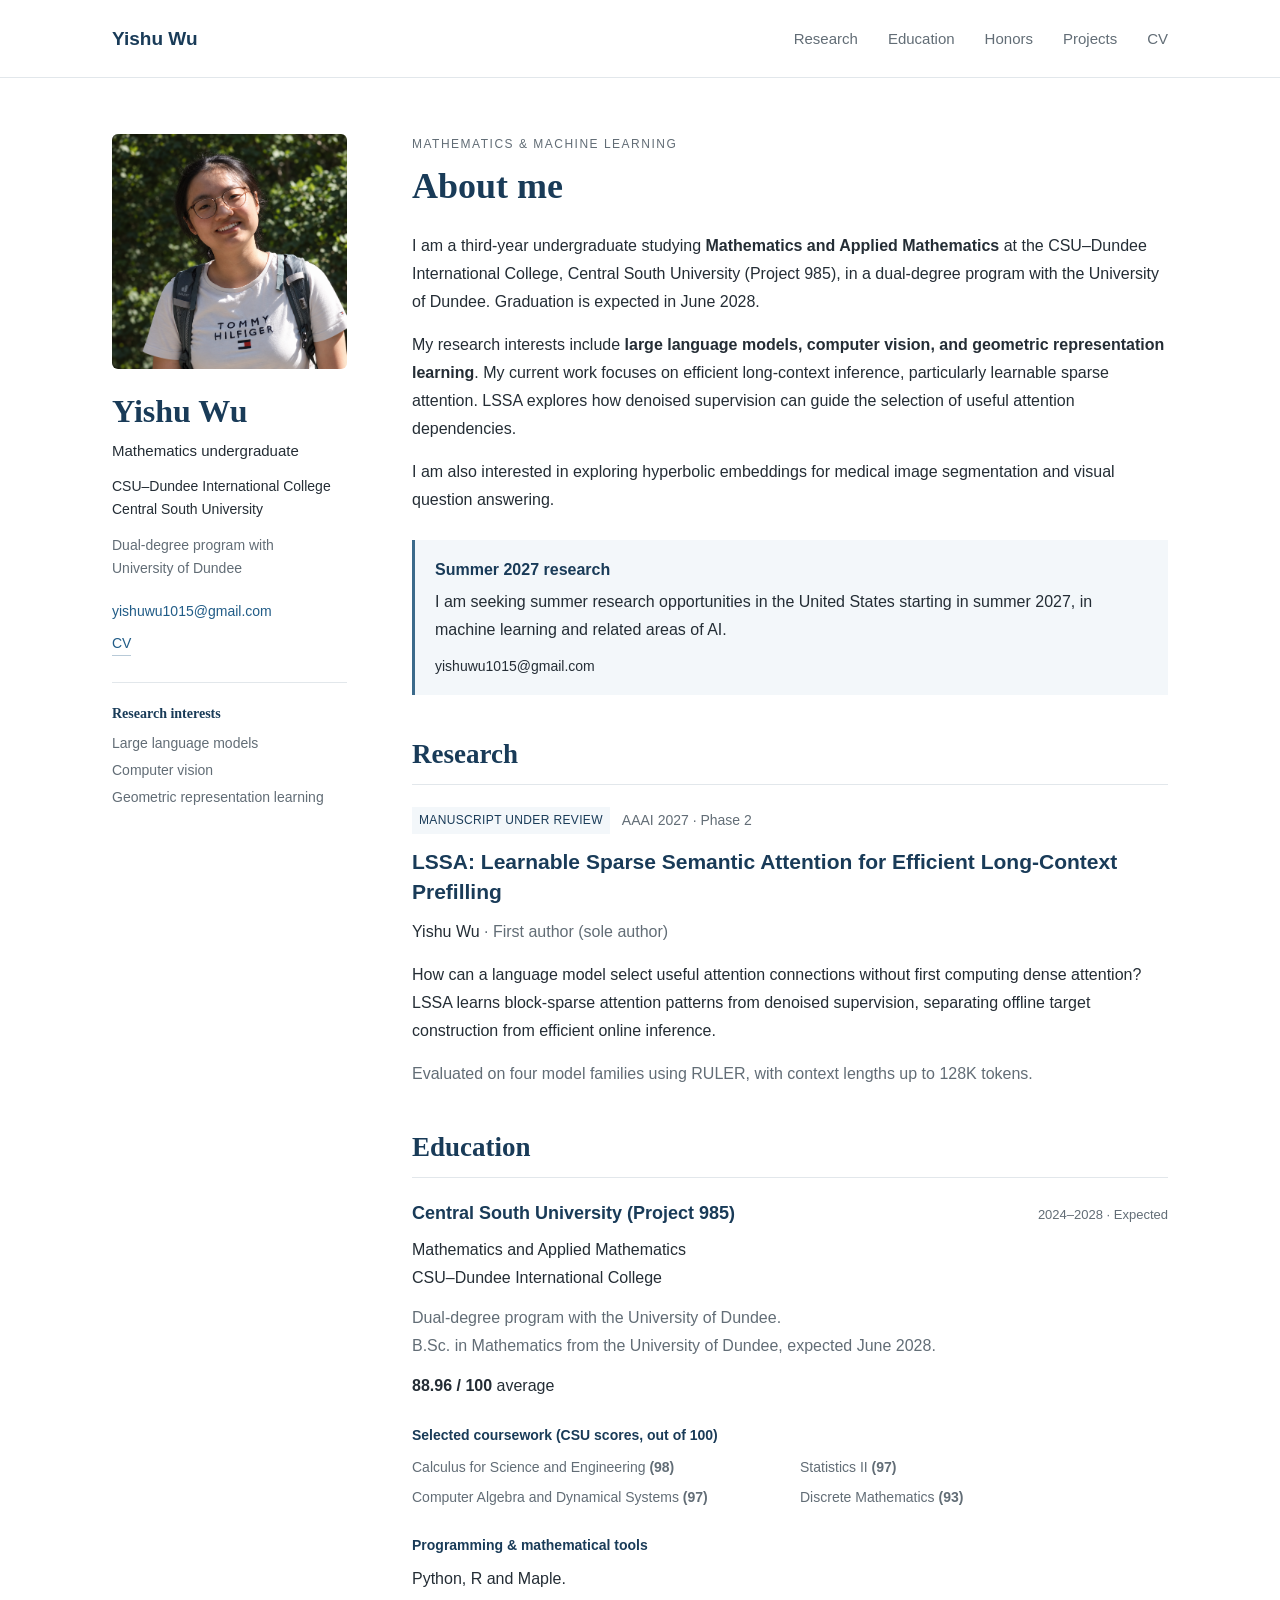
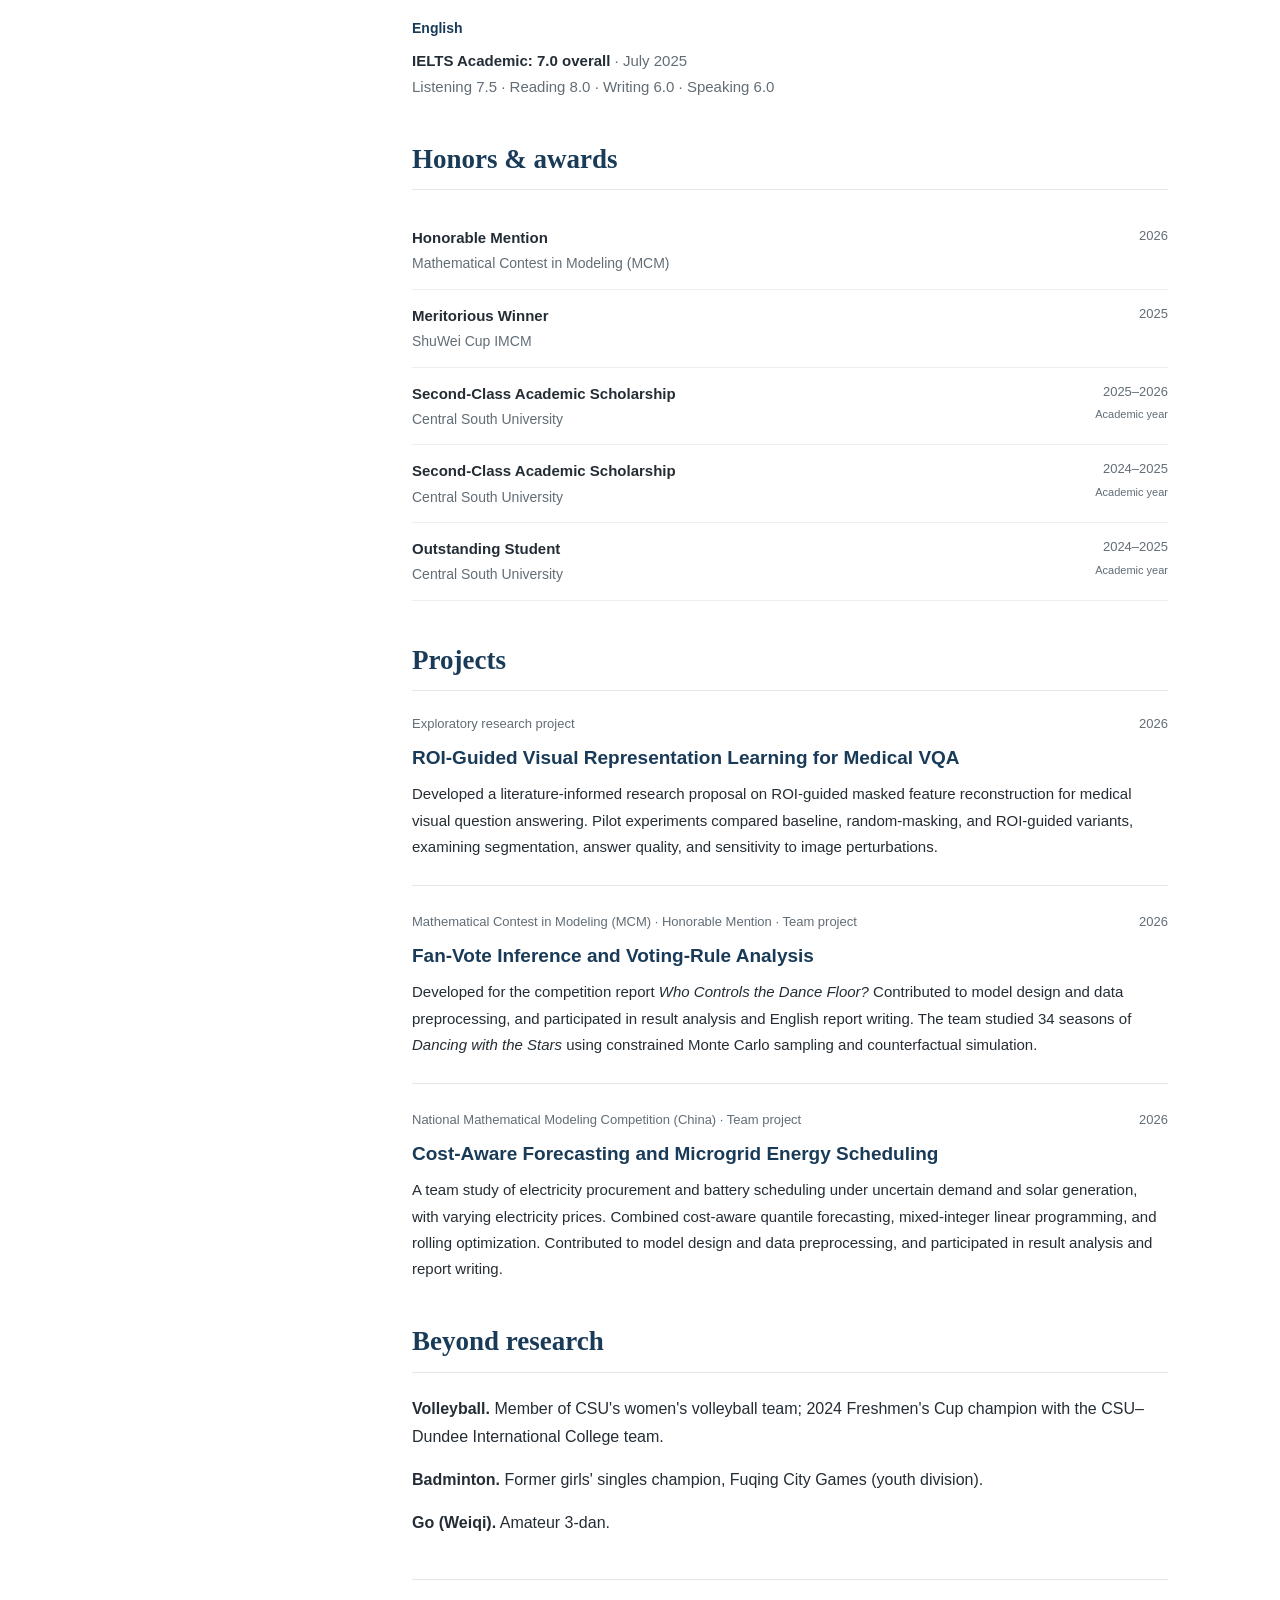
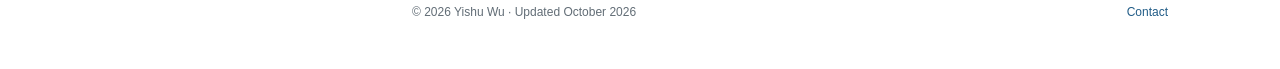
<file: index.html>
<!doctype html>
<html lang="en">
<head>
<meta charset="utf-8"><meta name="viewport" content="width=device-width, initial-scale=1">
<title>Yishu Wu | Mathematics & Machine Learning</title>
<meta name="description" content="Yishu Wu, mathematics undergraduate at Central South University in a dual-degree program with the University of Dundee. Research in sparse attention and efficient long-context inference.">
<meta name="theme-color" content="#193b58">
<link rel="icon" href="data:image/svg+xml,%3Csvg xmlns='http://www.w3.org/2000/svg' viewBox='0 0 64 64'%3E%3Crect width='64' height='64' rx='12' fill='%23193b58'/%3E%3Ctext x='32' y='42' text-anchor='middle' font-family='Georgia' font-size='30' fill='white'%3EW%3C/text%3E%3C/svg%3E">
<link rel="stylesheet" href="style.css">
</head>
<body>
<a class="skip" href="#main">Skip to content</a>
<header><nav aria-label="Main navigation"><a class="brand" href="./">Yishu Wu</a><div class="navlinks"><a href="#research">Research</a><a href="#education">Education</a><a href="#honors">Honors</a><a href="#projects">Projects</a><a href="cv.html">CV</a></div></nav></header>
<div class="layout">
<aside class="profile" aria-label="Profile">
<img class="portrait" src="yishu-wu.png" width="1254" height="1254" alt="Yishu Wu smiling outdoors against a green background">
<h1>Yishu Wu</h1>
<p class="role">Mathematics undergraduate</p>
<p>CSU–Dundee International College<br>Central South University</p>
<p class="secondary">Dual-degree program with<br>University of Dundee</p>
<a class="contact" href="mailto:yishuwu1015@gmail.com">yishuwu1015@gmail.com</a>
<a class="cv-link" href="cv.html">CV</a>
<div class="interests"><h2>Research interests</h2><ul><li>Large language models</li><li>Computer vision</li><li>Geometric representation learning</li></ul></div>
</aside>
<main id="main">
<section class="about" aria-labelledby="about-title"><p class="eyebrow">MATHEMATICS & MACHINE LEARNING</p><h2 id="about-title">About me</h2>
<p>I am a third-year undergraduate studying <strong>Mathematics and Applied Mathematics</strong> at the CSU–Dundee International College, Central South University (Project 985), in a dual-degree program with the University of Dundee. Graduation is expected in June 2028.</p>
<p>My research interests include <strong>large language models, computer vision, and geometric representation learning</strong>. My current work focuses on efficient long-context inference, particularly learnable sparse attention. LSSA explores how denoised supervision can guide the selection of useful attention dependencies.</p>
<p>I am also interested in exploring hyperbolic embeddings for medical image segmentation and visual question answering.</p>
<div class="availability">
<strong>Summer 2027 research</strong>
<p>I am seeking summer research opportunities in the United States starting in summer 2027, in machine learning and related areas of AI.</p>
<p class="email-address">yishuwu1015@gmail.com</p>
</div>
</section>
<section id="research"><div class="section-heading"><h2>Research</h2></div>
<article class="paper"><div class="paper-meta"><span class="tag">MANUSCRIPT UNDER REVIEW</span><span>AAAI 2027 · Phase 2</span></div>
<h3>LSSA: Learnable Sparse Semantic Attention for Efficient Long-Context Prefilling</h3>
<p class="byline">Yishu Wu <span>· First author (sole author)</span></p>
<p>How can a language model select useful attention connections without first computing dense attention? LSSA learns block-sparse attention patterns from denoised supervision, separating offline target construction from efficient online inference.</p>
<p class="research-context">Evaluated on four model families using RULER, with context lengths up to 128K tokens.</p>
</article></section>
<section id="education">
<div class="section-heading"><h2>Education</h2></div>
<div class="education-item">
<div class="entry-heading"><h3>Central South University (Project 985)</h3><span>2024–2028 · Expected</span></div>
<p>Mathematics and Applied Mathematics<br>CSU–Dundee International College</p>
<p class="secondary">Dual-degree program with the University of Dundee.<br>B.Sc. in Mathematics from the University of Dundee, expected June 2028.</p>
<p class="grades"><strong>88.96 / 100</strong> average</p>
</div>
<h3 class="small-title">Selected coursework (CSU scores, out of 100)</h3>
<div class="courses">
<span>Calculus for Science and Engineering <strong>(98)</strong></span>
<span>Statistics II <strong>(97)</strong></span>
<span>Computer Algebra and Dynamical Systems <strong>(97)</strong></span>
<span>Discrete Mathematics <strong>(93)</strong></span>
</div>
<h3 class="small-title">Programming &amp; mathematical tools</h3>
<p>Python, R and Maple.</p>
<h3 class="small-title">English</h3>
<p class="language-score"><strong>IELTS Academic: 7.0 overall</strong> <span class="secondary">· July 2025</span><br><span class="secondary">Listening 7.5 · Reading 8.0 · Writing 6.0 · Speaking 6.0</span></p>
</section>
<section id="honors">
<div class="section-heading"><h2>Honors &amp; awards</h2></div>
<ul class="awards">
<li><span><strong>Honorable Mention</strong><br>Mathematical Contest in Modeling (MCM)</span><time datetime="2026">2026</time></li>
<li><span><strong>Meritorious Winner</strong><br>ShuWei Cup IMCM</span><time datetime="2025">2025</time></li>
<li><span><strong>Second-Class Academic Scholarship</strong><br>Central South University</span><span class="award-date">2025–2026<br><small>Academic year</small></span></li>
<li><span><strong>Second-Class Academic Scholarship</strong><br>Central South University</span><span class="award-date">2024–2025<br><small>Academic year</small></span></li>
<li><span><strong>Outstanding Student</strong><br>Central South University</span><span class="award-date">2024–2025<br><small>Academic year</small></span></li>
</ul>
</section>
<section id="projects" aria-labelledby="projects-title">
<div class="section-heading"><h2 id="projects-title">Projects</h2></div>
<article class="project" aria-labelledby="medical-vqa-title">
<div class="project-meta"><span>Exploratory research project</span><time datetime="2026">2026</time></div>
<h3 id="medical-vqa-title">ROI-Guided Visual Representation Learning for Medical VQA</h3>
<p>Developed a literature-informed research proposal on ROI-guided masked feature reconstruction for medical visual question answering. Pilot experiments compared baseline, random-masking, and ROI-guided variants, examining segmentation, answer quality, and sensitivity to image perturbations.</p>
</article>
<article class="project" aria-labelledby="voting-rules-title">
<div class="project-meta"><span>Mathematical Contest in Modeling (MCM) · Honorable Mention · Team project</span><time datetime="2026">2026</time></div>
<h3 id="voting-rules-title">Fan-Vote Inference and Voting-Rule Analysis</h3>
<p>Developed for the competition report <em>Who Controls the Dance Floor?</em> Contributed to model design and data preprocessing, and participated in result analysis and English report writing. The team studied 34 seasons of <em>Dancing with the Stars</em> using constrained Monte Carlo sampling and counterfactual simulation.</p>
</article>
<article class="project" aria-labelledby="microgrid-title">
<div class="project-meta"><span>National Mathematical Modeling Competition (China) · Team project</span><time datetime="2026">2026</time></div>
<h3 id="microgrid-title">Cost-Aware Forecasting and Microgrid Energy Scheduling</h3>
<p>A team study of electricity procurement and battery scheduling under uncertain demand and solar generation, with varying electricity prices. Combined cost-aware quantile forecasting, mixed-integer linear programming, and rolling optimization. Contributed to model design and data preprocessing, and participated in result analysis and report writing.</p>
</article>
</section>
<section id="beyond-research">
<div class="section-heading"><h2>Beyond research</h2></div>
<p><strong>Volleyball.</strong> Member of CSU's women's volleyball team; 2024 Freshmen's Cup champion with the CSU–Dundee International College team.</p>
<p><strong>Badminton.</strong> Former girls' singles champion, Fuqing City Games (youth division).</p>
<p><strong>Go (Weiqi).</strong> Amateur 3-dan.</p>
</section>
<footer><span>© 2026 Yishu Wu · Updated October 2026</span><a href="mailto:yishuwu1015@gmail.com">Contact</a></footer>
</main></div>
</body></html>
</file>
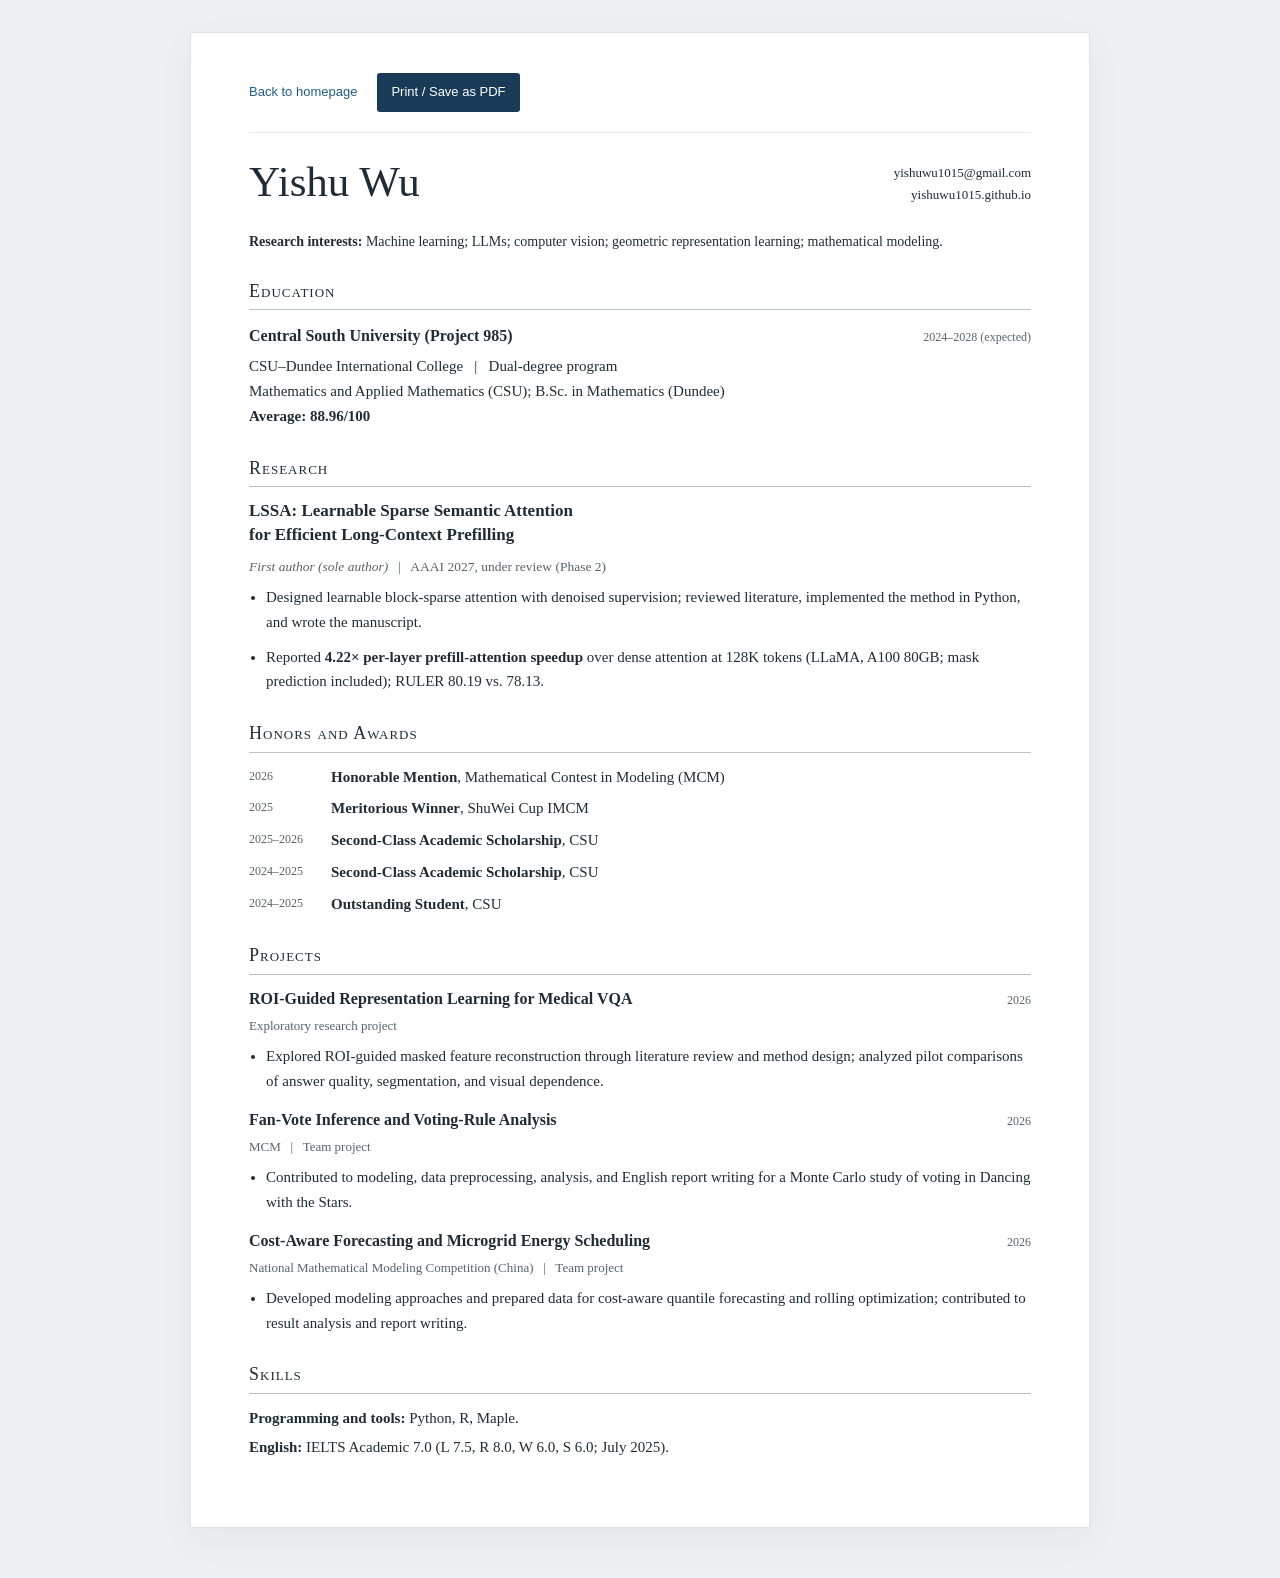
<file: cv.html>
<!doctype html>
<html lang="en"><head><meta charset="utf-8"><meta name="viewport" content="width=device-width,initial-scale=1">
<title>Yishu Wu | Curriculum Vitae</title><meta name="description" content="Academic CV of Yishu Wu, mathematics undergraduate researching efficient long-context inference."><link rel="stylesheet" href="style.css">
<style>
body{background:#edf0f2;color:#202c35}
.cv-page{max-width:900px;margin:32px auto 50px;padding:40px 58px 48px;background:white;border:1px solid #dce2e6;box-shadow:0 12px 35px #2537480b;font-family:Palatino,"Palatino Linotype","Book Antiqua",Georgia,serif}
.cv-actions{font-family:-apple-system,BlinkMacSystemFont,"Segoe UI",Arial,sans-serif;padding-bottom:20px;border-bottom:1px solid #e3e7ea;margin-bottom:26px;font-size:13px}
.cv-page .cv-header{display:flex;align-items:flex-start;justify-content:space-between;gap:24px}
.cv-page h1{font-size:43px;font-weight:400;line-height:1.05;margin:0 0 9px;color:#202c35}
.cv-page .cv-kicker{font:10px/1.5 Arial,sans-serif;letter-spacing:1px;color:#58636b;margin:0}
.cv-page .cv-contacts{display:block;flex-shrink:0;text-align:right;font-size:13px;line-height:1.7;padding-top:3px;margin:0}
.cv-page .cv-contacts a{display:block;color:#202c35}
.cv-page .cv-focus{margin:18px 0 0}
.cv-page .cv-focus p{margin:0;font-size:14px;line-height:1.5}
.cv-page .cv-focus .availability-line{color:#58636b}
.cv-page section{margin:0 0 20px}
.cv-page h2{font:400 18px/1.3 Palatino,"Palatino Linotype",Georgia,serif;font-variant:small-caps;letter-spacing:1px;color:#202c35;margin:28px 0 12px;padding:0 0 6px;border-bottom:1px solid #b9c1c6}
.cv-page p,.cv-page li{font-size:15px;line-height:1.65;margin:0 0 7px}
.cv-page strong{font-weight:700}
.cv-page .cv-entry{display:flex;align-items:baseline;justify-content:space-between;gap:18px;margin-bottom:4px}
.cv-page .date{font-size:12px;white-space:nowrap;color:#58636b}
.cv-page .coursework,.cv-page .review-status{font-size:13.5px;line-height:1.6}
.cv-page .coursework{margin-top:9px}
.cv-page .review-status{color:#58636b;margin:4px 0 8px}
.cv-page h3{font-size:17px;line-height:1.4;color:#202c35;margin:0 0 9px}
.cv-page ul{margin:8px 0 9px;padding-left:17px}
.cv-page li{margin-bottom:10px}
.cv-page .honor-list{list-style:none;padding:0;margin:0}
.cv-page .honor-list li{display:grid;grid-template-columns:69px 1fr;gap:13px;margin-bottom:7px}
.cv-page .honor-list .date{padding-top:2px}
.cv-page .honor-note{font-size:13px;color:#58636b}
.cv-page .cv-skills p{margin-bottom:4px}
.cv-page .cv-project+.cv-project{margin-top:14px}
.cv-page .cv-project h3{font-size:16px;margin:0;line-height:1.45}
.cv-page .project-type{font-size:13px;color:#58636b;margin:3px 0 7px}
@media(max-width:650px){.cv-page{padding:25px 22px;margin:0;border:0;box-shadow:none}.cv-page .cv-header{display:block}.cv-page .cv-contacts{text-align:left;margin-top:13px}.cv-page .cv-entry{display:block}.cv-page .date{white-space:normal}.cv-page .cv-entry .date{display:block;margin-top:3px}.cv-page h1{font-size:39px}.cv-actions{gap:12px}}
@media print{body{background:white}.cv-page{border:0;box-shadow:none;margin:0;padding:0;max-width:none}.cv-actions{display:none}.cv-page h1{font-size:30pt}.cv-page .cv-header{display:flex}.cv-page .cv-contacts{text-align:right;margin:0;font-size:10pt}.cv-page .cv-kicker{font-size:9pt}.cv-page .cv-focus{margin-top:8pt}.cv-page .cv-focus p,.cv-page p,.cv-page li{font-size:11pt;line-height:1.3182}.cv-page section{margin-bottom:0}.cv-page p{margin-bottom:0}.cv-page .review-status{margin:4pt 0 3pt}.cv-page h2{font-size:12.5pt;margin:10pt 0 5pt;padding-bottom:3pt;break-after:avoid}.cv-page h3{font-size:11pt;line-height:1.3182;margin-bottom:4pt}.cv-page .cv-entry{display:flex;margin-bottom:2pt}.cv-page .date{font-size:10pt;white-space:nowrap}.cv-page .coursework,.cv-page .review-status,.cv-page .project-type{font-size:10pt;line-height:1.35}.cv-page .coursework{margin-top:6pt}.cv-page li{margin-bottom:3pt}.cv-page .honor-list li{margin-bottom:2pt;grid-template-columns:0.72in 1fr;gap:10pt}.cv-page ul{margin:3pt 0;padding-left:14pt}.cv-page .cv-skills p{margin-bottom:3pt}.cv-page .cv-projects{break-inside:auto}.cv-page .cv-project{break-inside:avoid}.cv-page .cv-project+.cv-project{margin-top:3pt}.cv-page .cv-project h3{font-size:11pt}.cv-page .project-type{margin:2pt 0 3pt}@page{size:letter;margin:0.60in 0.72in}}
</style></head>
<body><main class="cv-page">
<div class="cv-actions"><a href="./">Back to homepage</a><button onclick="window.print()">Print / Save as PDF</button></div>
<div class="cv-header"><div><h1>Yishu Wu</h1></div><div class="cv-contacts"><a href="mailto:yishuwu1015@gmail.com">yishuwu1015@gmail.com</a><a href="https://yishuwu1015.github.io/">yishuwu1015.github.io</a></div></div>
<div class="cv-focus"><p><strong>Research interests:</strong> Machine learning; LLMs; computer vision; geometric representation learning; mathematical modeling.</p></div>
<section><h2>Education</h2><div class="cv-entry"><strong>Central South University (Project 985)</strong><span class="date">2024–2028 (expected)</span></div><p>CSU–Dundee International College &nbsp; | &nbsp; Dual-degree program<br>Mathematics and Applied Mathematics (CSU); B.Sc. in Mathematics (Dundee)<br><strong>Average: 88.96/100</strong></p>
</section>
<section><h2>Research</h2><h3>LSSA: Learnable Sparse Semantic Attention<br>for Efficient Long-Context Prefilling</h3><p class="review-status"><em>First author (sole author)</em> &nbsp; | &nbsp; AAAI 2027, under review (Phase 2)</p><ul>
<li>Designed learnable block-sparse attention with denoised supervision; reviewed literature, implemented the method in Python, and wrote the manuscript.</li>
<li>Reported <strong>4.22× per-layer prefill-attention speedup</strong> over dense attention at 128K tokens (LLaMA, A100 80GB; mask prediction included); RULER 80.19 vs. 78.13.</li>
</ul></section>
<section><h2>Honors and Awards</h2><ul class="honor-list"><li><span class="date">2026</span><span><strong>Honorable Mention</strong>, Mathematical Contest in Modeling (MCM)</span></li><li><span class="date">2025</span><span><strong>Meritorious Winner</strong>, ShuWei Cup IMCM</span></li><li><span class="date">2025–2026</span><span><strong>Second-Class Academic Scholarship</strong>, CSU</span></li><li><span class="date">2024–2025</span><span><strong>Second-Class Academic Scholarship</strong>, CSU</span></li><li><span class="date">2024–2025</span><span><strong>Outstanding Student</strong>, CSU</span></li></ul></section>
<section class="cv-projects" id="projects"><h2>Projects</h2>
<article class="cv-project"><div class="cv-entry"><h3>ROI-Guided Representation Learning for Medical VQA</h3><span class="date">2026</span></div><p class="project-type">Exploratory research project</p><ul>
<li>Explored ROI-guided masked feature reconstruction through literature review and method design; analyzed pilot comparisons of answer quality, segmentation, and visual dependence.</li>
</ul></article>
<article class="cv-project"><div class="cv-entry"><h3>Fan-Vote Inference and Voting-Rule Analysis</h3><span class="date">2026</span></div><p class="project-type">MCM &nbsp; | &nbsp; Team project</p><ul>
<li>Contributed to modeling, data preprocessing, analysis, and English report writing for a Monte Carlo study of voting in Dancing with the Stars.</li>
</ul></article>
<article class="cv-project"><div class="cv-entry"><h3>Cost-Aware Forecasting and Microgrid Energy Scheduling</h3><span class="date">2026</span></div><p class="project-type">National Mathematical Modeling Competition (China) &nbsp; | &nbsp; Team project</p><ul>
<li>Developed modeling approaches and prepared data for cost-aware quantile forecasting and rolling optimization; contributed to result analysis and report writing.</li>
</ul></article>
</section>
<section class="cv-skills"><h2>Skills</h2><p><strong>Programming and tools:</strong> Python, R, Maple.</p><p><strong>English:</strong> IELTS Academic 7.0 (L 7.5, R 8.0, W 6.0, S 6.0; July 2025).</p></section>
</main></body></html>
</file>
<file: style.css>
:root{--ink:#242d35;--navy:#193b58;--muted:#626d76;--line:#e2e7eb;--wash:#f3f7fa;--link:#215c87}*{box-sizing:border-box}html{scroll-behavior:smooth;scroll-padding-top:90px}body{margin:0;color:var(--ink);font:16px/1.75 -apple-system,BlinkMacSystemFont,"Segoe UI",Arial,sans-serif;background:#fff}a{color:var(--link);text-decoration:none}a:hover{text-decoration:underline;text-underline-offset:4px}a:focus-visible,summary:focus-visible,button:focus-visible{outline:3px solid #3e83b5;outline-offset:5px}.skip{position:absolute;left:12px;top:-70px;background:white;padding:10px;z-index:5}.skip:focus{top:8px}header{border-bottom:1px solid var(--line);background:#fff}nav{max-width:1120px;margin:auto;display:flex;justify-content:space-between;align-items:center;padding:22px 32px;gap:20px}.brand{font-weight:700;color:var(--navy);font-size:19px}.navlinks{display:flex;gap:30px}.navlinks a{font-size:15px;color:var(--muted)}.layout{max-width:1120px;margin:0 auto;display:grid;grid-template-columns:235px minmax(0,1fr);gap:65px;padding:56px 32px 24px}.profile{align-self:start;position:sticky;top:36px;font-size:14px;line-height:1.65}.monogram{height:100px;width:100px;border-radius:50%;display:grid;place-items:center;background:var(--wash);border:1px solid #dce6ee;color:var(--navy);font:35px Georgia,serif;letter-spacing:-2px}.profile h1{font:700 29px/1.2 Georgia,serif;color:var(--navy);margin:22px 0 8px}.profile p{margin:12px 0}.profile .role{font-size:15px;margin-top:0}.secondary{color:var(--muted)}.contact{display:block;overflow-wrap:anywhere;margin-top:20px}.cv-link{display:inline-block;margin-top:9px;border-bottom:1px solid #b8cad8}.interests{margin-top:32px;padding-top:22px;border-top:1px solid var(--line)}.interests h2{font-size:14px;font-weight:650;margin:0 0 9px}.interests ul{padding:0;margin:0;list-style:none;color:var(--muted)}.interests li{margin:4px 0}main{min-width:0}section{margin-bottom:42px}.eyebrow{color:var(--muted);font-size:12px;letter-spacing:1.5px;margin:0 0 8px}h2{font:700 27px/1.3 Georgia,serif;color:var(--navy);margin:0 0 19px}.about h2{font-size:36px;margin-bottom:22px}p{margin:0 0 15px}strong{font-weight:600}.availability{border-left:3px solid #3b6a8b;background:var(--wash);padding:16px 20px;margin-top:26px;font-size:15px}.availability strong{color:var(--navy)}.availability p{margin:4px 0 0}.section-heading{display:flex;justify-content:space-between;align-items:baseline;gap:14px;border-bottom:1px solid var(--line);margin-bottom:22px}.section-heading h2{margin-bottom:12px}.section-heading>span{font-size:13px;color:var(--muted)}.paper-meta{display:flex;gap:12px;flex-wrap:wrap;align-items:center;font-size:13px;color:var(--muted)}.tag{font-size:11px;letter-spacing:.6px;color:var(--navy);background:var(--wash);padding:3px 7px}h3{font-size:18px;line-height:1.5;margin:12px 0 9px;color:var(--navy)}.paper h3{font-size:21px;line-height:1.45;font-weight:650}.byline{font-size:14px}.byline span{color:var(--muted)}.paper>p{font-size:15px}.facts{display:grid;grid-template-columns:repeat(3,1fr);margin:22px 0;gap:16px}.facts div{border-left:1px solid var(--line);padding-left:14px}.facts strong{display:block;font-size:21px;color:var(--navy);line-height:1.5}.facts span{font-size:12px;color:var(--muted)}details{border-top:1px solid var(--line);border-bottom:1px solid var(--line);font-size:14px}summary{cursor:pointer;color:var(--link);padding:12px 0}details>div{padding:5px 0 4px}.entry-heading{display:flex;justify-content:space-between;align-items:baseline;gap:16px}.entry-heading h3{margin-top:0}.entry-heading>span{font-size:13px;white-space:nowrap;color:var(--muted)}.education-item p{font-size:15px;margin-bottom:12px}.grades span{padding:0 10px;color:var(--muted)}.small-title{font-size:14px;margin-top:25px}.courses{display:grid;grid-template-columns:1fr 1fr;gap:6px 20px;color:var(--muted);font-size:14px}.awards{list-style:none;padding:0;margin:0}.awards li{display:flex;justify-content:space-between;gap:20px;padding:13px 0;border-bottom:1px solid #edf0f3;font-size:14px;color:var(--muted)}.awards strong{color:var(--ink);font-size:15px}.awards time{font-size:13px}footer{display:flex;justify-content:space-between;border-top:1px solid var(--line);padding:22px 0;font-size:12px;color:var(--muted)}.cv-page{max-width:850px;margin:40px auto;padding:0 28px}.cv-page h1{font:700 36px Georgia,serif;color:var(--navy);margin-bottom:5px}.cv-page h2{font-size:22px;border-bottom:1px solid var(--line);padding-bottom:8px;margin:25px 0 12px}.cv-page p,.cv-page li{font-size:14px;line-height:1.65}.cv-page ul{padding-left:20px}.cv-actions{display:flex;gap:20px;flex-wrap:wrap;align-items:center;margin-bottom:26px;font-size:14px}.cv-actions button{font:inherit;background:var(--navy);color:white;border:0;padding:8px 14px;border-radius:3px;cursor:pointer}@media(max-width:800px){.layout{grid-template-columns:190px minmax(0,1fr);gap:32px;padding:36px 24px}.entry-heading{display:block}.entry-heading>span{display:block;margin-bottom:10px}.navlinks{gap:20px}.courses{grid-template-columns:1fr}}@media(max-width:600px){nav{padding:17px 20px;flex-wrap:wrap;gap:8px}.brand{font-size:18px}.navlinks{gap:17px}.navlinks a{font-size:14px}.layout{display:block;padding:30px 22px}.profile{position:static;display:grid;grid-template-columns:68px 1fr;column-gap:17px;margin-bottom:34px;padding-bottom:25px;border-bottom:1px solid var(--line)}.monogram{width:68px;height:68px;font-size:25px;grid-column:1;grid-row:1/3}.profile h1{grid-column:2;margin:4px 0;font-size:27px}.profile .role{grid-column:2;margin:0}.profile>p:not(.role),.contact,.cv-link{grid-column:1/-1}.profile>p{margin:10px 0 0}.contact{margin-top:12px}.cv-link{justify-self:start}.interests{display:none}.about h2{font-size:30px}.facts{gap:8px}.facts div{padding-left:9px}.facts strong{font-size:19px}.facts span{font-size:11px}section{margin-bottom:34px}.cv-page{margin-top:25px}}@media(prefers-reduced-motion:reduce){html{scroll-behavior:auto}}@media print{header,.cv-actions{display:none}.cv-page{margin:0;max-width:none;padding:0}.cv-page h1{font-size:25pt}.cv-page h2{font-size:13pt;margin:14px 0 7px}.cv-page p,.cv-page li{font-size:10pt;line-height:1.35}a{color:inherit}.cv-page section{break-inside:avoid;margin-bottom:12px}@page{size:letter;margin:16mm}}

/* Selected portrait and final typography */
nav{flex-wrap:wrap}
.navlinks{flex-wrap:wrap;max-width:100%;min-width:0}
.project + .project{border-top:1px solid var(--line);margin-top:25px;padding-top:25px}
.project-meta{display:flex;justify-content:space-between;align-items:baseline;gap:8px 20px;color:var(--muted);font-size:13px}
.project-meta>span{min-width:0}
.project-meta time{flex-shrink:0}
.project h3{font-size:19px;line-height:1.45;margin:8px 0 10px}
.project p{font-size:15px;line-height:1.75;margin-bottom:0}
.contact-actions{display:flex;flex-wrap:wrap;gap:10px;align-items:center;margin-top:15px}
.email-action,.copy-email{font:inherit;line-height:1.4;border:1px solid #b8cad8;border-radius:3px;padding:7px 12px}
.email-action{background:var(--navy);border-color:var(--navy);color:white}
.copy-email{background:white;color:var(--link);cursor:pointer}
.copy-email[hidden]{display:none}
.copy-email:disabled{opacity:.65;cursor:wait}
.availability .email-address{margin-top:10px;overflow-wrap:anywhere;user-select:all;font-size:14px}
.availability .copy-status{font-size:13px;color:var(--muted)}
.copy-status:empty{display:none}
.language-score{font-size:15px}
.awards time,.award-date{flex-shrink:0;text-align:right;font-size:13px}
.award-date small{font-size:11px}
.portrait{display:block;width:100%;height:auto;aspect-ratio:1;object-fit:contain;border-radius:6px}
.github-link{display:block;margin-top:8px;width:fit-content}
.profile{font-size:14px;position:static}
.profile h1{font-family:Georgia,serif;font-size:32px;margin-top:23px}
.profile .role{font-size:15px}
.interests{margin-top:26px}
.paper>p,.education-item p{font-size:16px}
.paper-meta{font-size:14px;margin-bottom:13px}
.tag{font-size:12px;letter-spacing:.35px}
.paper h3{font-size:21px;margin-bottom:10px}
.research-context{color:var(--muted)}
.availability{font-size:16px}
.courses,.awards li{font-size:14px}
.cv-page p,.cv-page li{font-size:16px}
.cv-page h1{margin-top:0}
.cv-page section{margin-bottom:24px}
.cv-page .cv-contacts{display:flex;flex-wrap:wrap;gap:8px 20px;margin-bottom:20px}
.cv-page .date{font-size:14px;color:var(--muted)}
@media(max-width:600px){
 .profile{grid-template-columns:116px minmax(0,1fr);gap:0 20px}
 .portrait{grid-column:1;grid-row:1/4;width:116px}
 .profile h1{grid-column:2;grid-row:1;font-size:28px;margin-top:12px}
 .profile .role{grid-column:2;grid-row:2;font-size:14px;margin-bottom:18px;line-height:1.5}
 .github-link{grid-column:1/-1}
 .profile>p:not(.role){margin-top:13px}
 .paper-meta{gap:6px 12px}
 .navlinks{width:100%;gap:8px 16px}
 .about h2{font-size:30px}
 .cv-page{padding:0 20px}
}
@media print{
 .cv-page p,.cv-page li{font-size:10pt;line-height:1.35}
 .cv-page section{margin-bottom:12px}
 .cv-page .cv-contacts{margin-bottom:10px}
 .cv-page .date{font-size:9pt}
}
</file>
